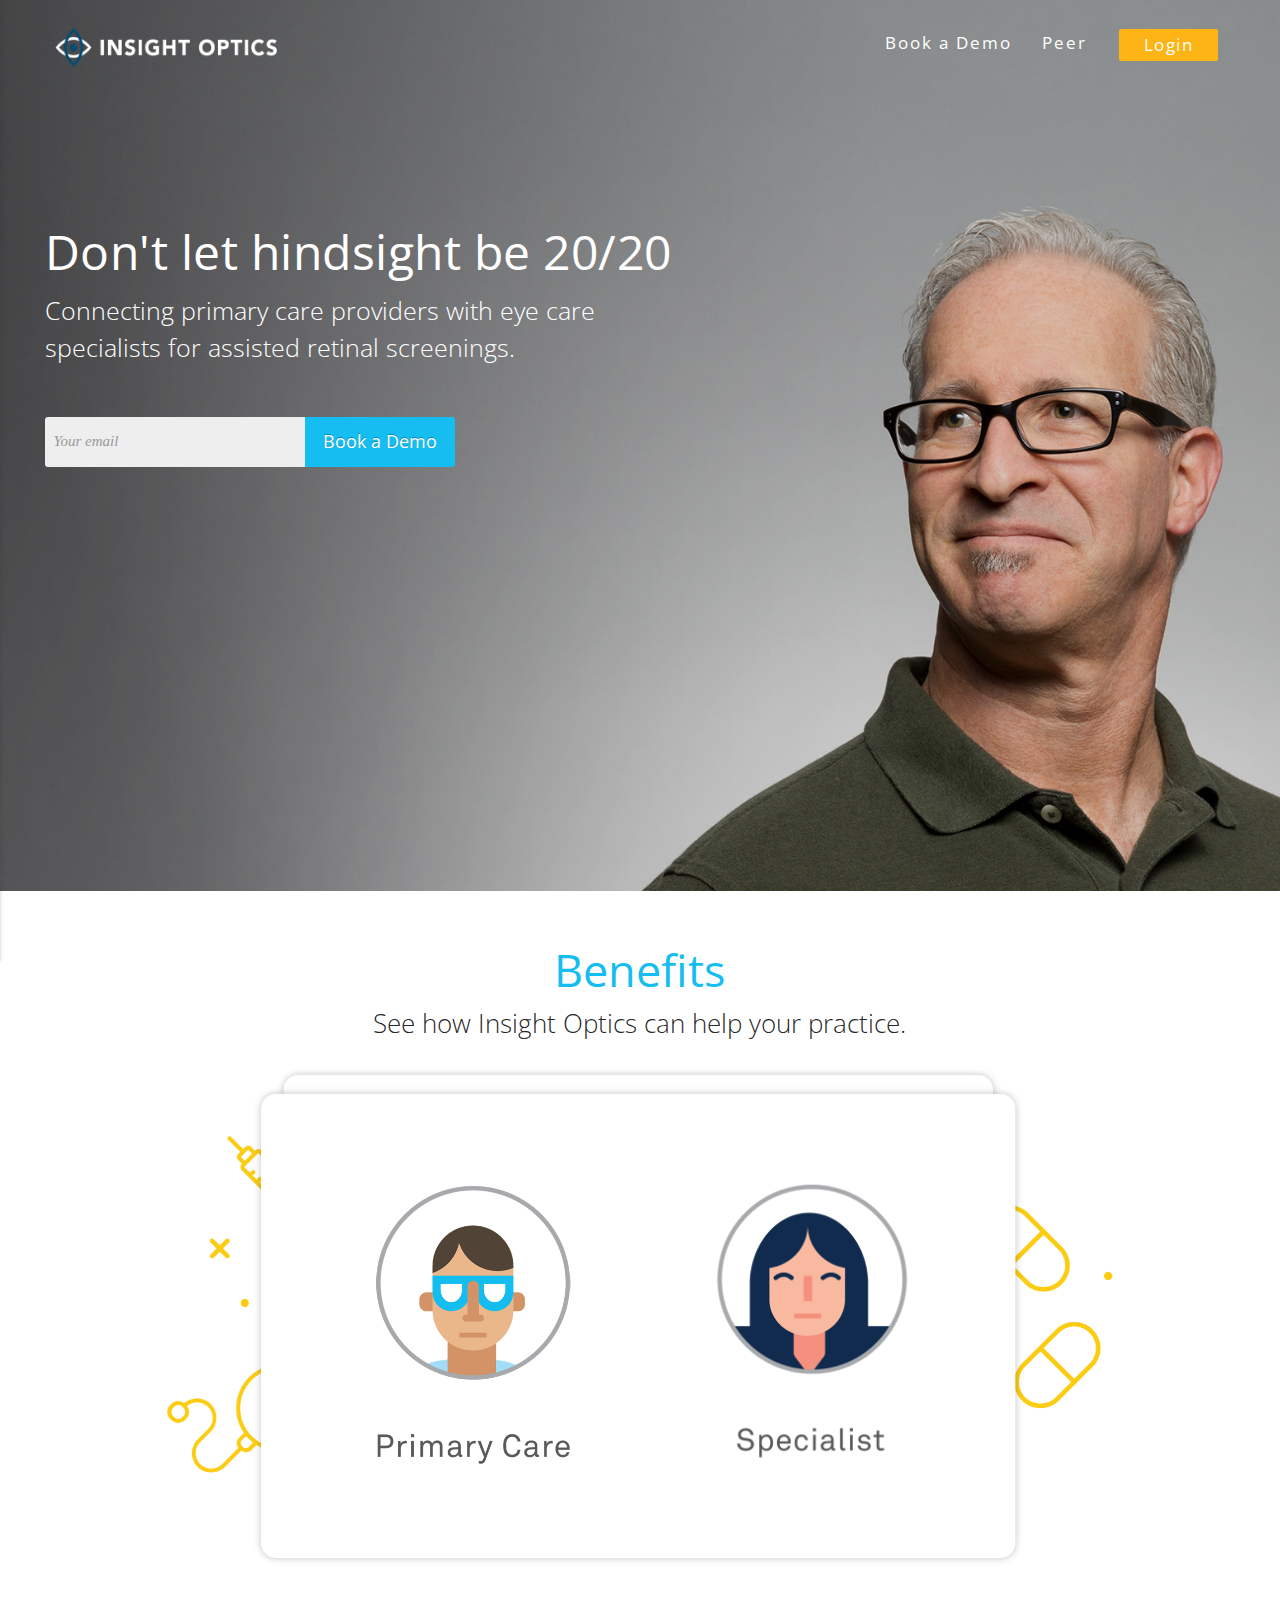
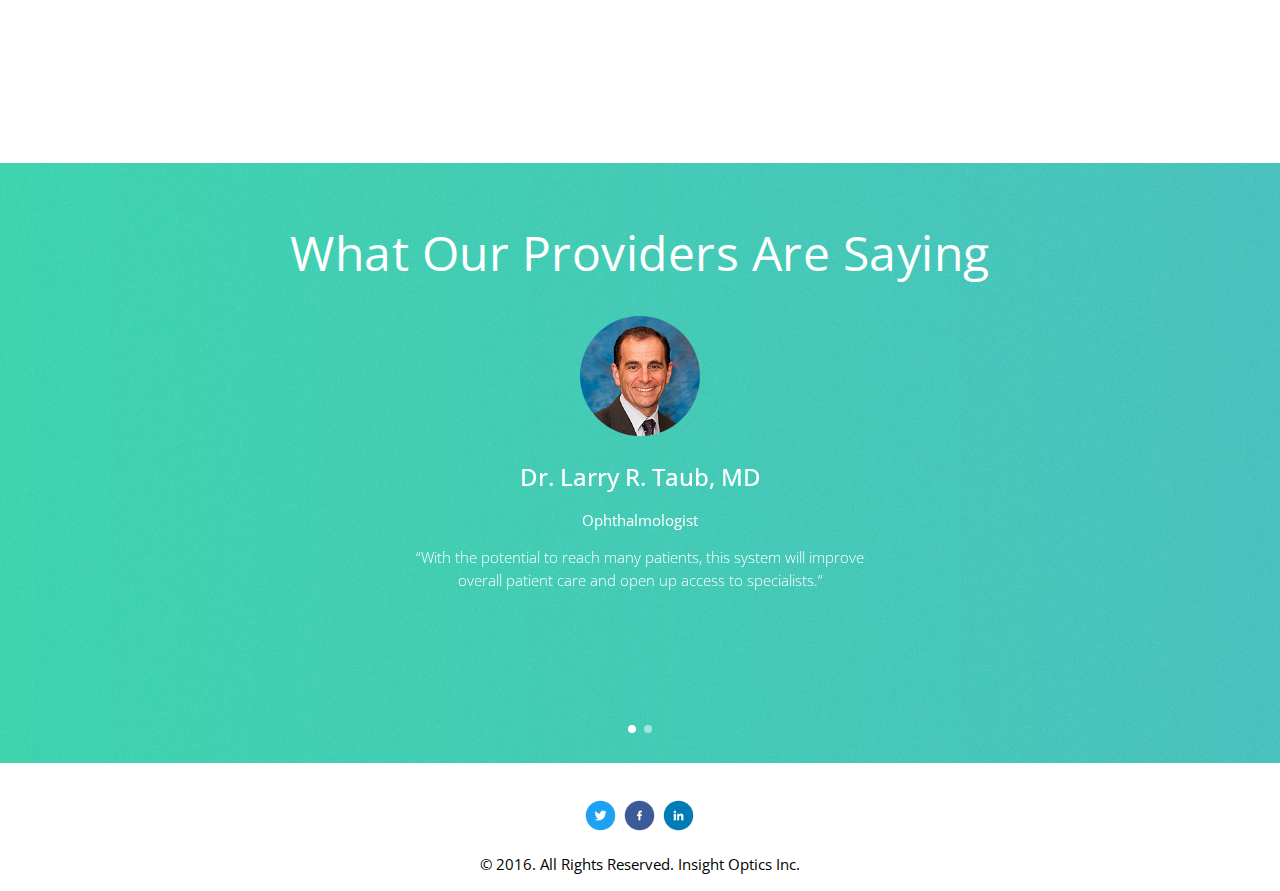
<file: index.html>
<!DOCTYPE html>
<html lang="en">
<head>
  <meta http-equiv="Content-Type" content="text/html; charset=UTF-8"/>
  <meta name="viewport" content="width=device-width, initial-scale=1, maximum-scale=1.0"/>
  <link rel='shortcut icon' href='images/favicon.ico' type='image/x-icon'/ >
  <title>Insight Optics</title>
  <link href="https://fonts.googleapis.com/icon?family=Material+Icons" rel="stylesheet">
  <link href="css/materialize.css" type="text/css" rel="stylesheet" media="screen,projection"/>
  <link href="https://fonts.googleapis.com/css?family=Open+Sans:300,400,700" rel="stylesheet">
</head>
<body>
  <div class="section no-pad-bot" id="index-banner">
    <nav class="navstyle" role="navigation" >
      <div class="nav-wrapper container">
        <a id="logo-container" href="#" class="brand-logo">
          <img class="lg firstlogo" src="images/new-white.png" width="242px" height="63px" />
        </a>
        <ul class="right hide-on-med-and-down">
          <li><a href="http://care.us12.list-manage.com/subscribe?u=ce5df79373bfc2dfbe0a9108a&id=498f5bac79">Book a Demo</a></li>
          <li><a href="peer.html">Peer</a></li>
          <li class="button-hover"><a href="https://optoviewapi.io.care/login#/pendingExams">
            <button class="nvbtn">Login</button></a>
          </li>
        </ul>
        <ul id="nav-mobile" class="side-nav">
          <li><a href="http://care.us12.list-manage.com/subscribe?u=ce5df79373bfc2dfbe0a9108a&id=498f5bac79">Book a Demo</a></li>
          <li><a href="peer.html">Peer</a></li>
          <li><a href="https://optoviewapi.io.care/login#/pendingExams">Login</a></li>
        </ul>
        <a href="#" data-activates="nav-mobile" class="button-collapse"><i class="material-icons">menu</i></a>
      </div>
    </nav>
    <div class="container welcome-ui">
      <h1 class="header  white-text">Don't let hindsight be 20/20</h1>
      <div class="row2">
        <h5 class="col s8 light white-text">Connecting primary care providers with eye care specialists for assisted retinal screenings.</h5>
      </div>
	    <div id="contact_form">
  		 	<form class="form-wrapper" method="POST" action="https://formspree.io/brock@io.care">
  	        <input type="text" id="email" placeholder=" Your email" required> 
  	        <button type="submit" class="button">Book a Demo</button>
  	    </form>
	    </div>
    </div>
  </div>
  <div class="container">
    <br><br>
    <p class="sub-heading">Benefits</p>
    <p class="sub-text">See how Insight Optics can help your practice.</p>
    <br>
    <div id="benefits-zone">
      <div class="wrapper">
        <div id="one">
          <br>
          <img class="pcp" onclick='pcpShuffle(); return false;' src="images/pcp.png" width="80%" height="80%">
        </div>
        <div id="two">
        <br>
        <img class="sp" onclick='spShuffle(); return false;' src="images/sp.png" width="80%" height="80%">
        </div>
      </div>
    </div>
    <div id="recycle"></div>
    <div id="mobile-benefits"></div>
  </div>
    <div class="row">
      <div class="carousel carousel-slider center" data-indicators="false">
        <div class="carousel-fixed-item center white-text top">
          <h1>What Our Providers Are Saying</h1>
        </div>
        <div class="carousel-item white-text" href="#one!">
          <img class="reference" src="images/doc1.jpg" width="120px" height="120px">
          <h2>Dr. Larry R. Taub, MD</h2>
          <p>Ophthalmologist </p>
          <p class="sub-text"> 
            “With the potential to reach many patients, this system will improve
            <br>overall patient care and open up access to specialists.” 
          </p>
        </div>
        <div class="carousel-item white-text" href="#one!">
          <img class="reference" src="images/doc2.jpeg" width="120px" height="120px">
          <h2>Dr. Charles Shidlofsky, OD, FCOVD</h2>
          <p>Optometrist</p>
          <p class="sub-text"> 
            “There is great benefit in having instant communication with retinal specialists.
             <br>This system serves the patient’s best interest and will be an important tool for vision screenings.”
          </p>
        </div>
      </div>
    </div>
  <footer class="page-footer white center">
    <div class="container">
      <div class="row ftrow">
      <div>
        <p>  
          <a href="https://twitter.com/Insight_Optics"><img src="images/twitter.png" width="35" height="35"></a>
          <a href="https://www.facebook.com/InsightOpt/?fref=ts"><img src="images/facebook.png" width="35" height="35"></a>
          <a href="https://www.linkedin.com/company/insight-optics"><img src="images/linkedin.png" width="35" height="35"></a>
        </p>
      </div>
      <div>
          <p class="black-text text-lighten-5 "> © 2016. All Rights Reserved. Insight Optics Inc.</p>
      </div>

        


      </div>
    </div>
  </footer>
  <!--  Scripts-->
  <script src="https://ajax.googleapis.com/ajax/libs/jquery/3.1.0/jquery.min.js"></script>
  <script src="js/materialize.js"></script>
  <script src="js/modernizr-custom.js"></script>
  <script src="js/jquery.sticky.js"></script>
  <script src="js/init.js"></script>
  <script src="js/style.js"></script>

  <script>
  window.intercomSettings = {
    app_id: "p34q0alo"
  };
</script>
<script>(function(){var w=window;var ic=w.Intercom;if(typeof ic==="function"){ic('reattach_activator');ic('update',intercomSettings);}else{var d=document;var i=function(){i.c(arguments)};i.q=[];i.c=function(args){i.q.push(args)};w.Intercom=i;function l(){var s=d.createElement('script');s.type='text/javascript';s.async=true;s.src='https://widget.intercom.io/widget/p34q0alo';var x=d.getElementsByTagName('script')[0];x.parentNode.insertBefore(s,x);}if(w.attachEvent){w.attachEvent('onload',l);}else{w.addEventListener('load',l,false);}}})()
</script>
  </body>
</html>
</file>
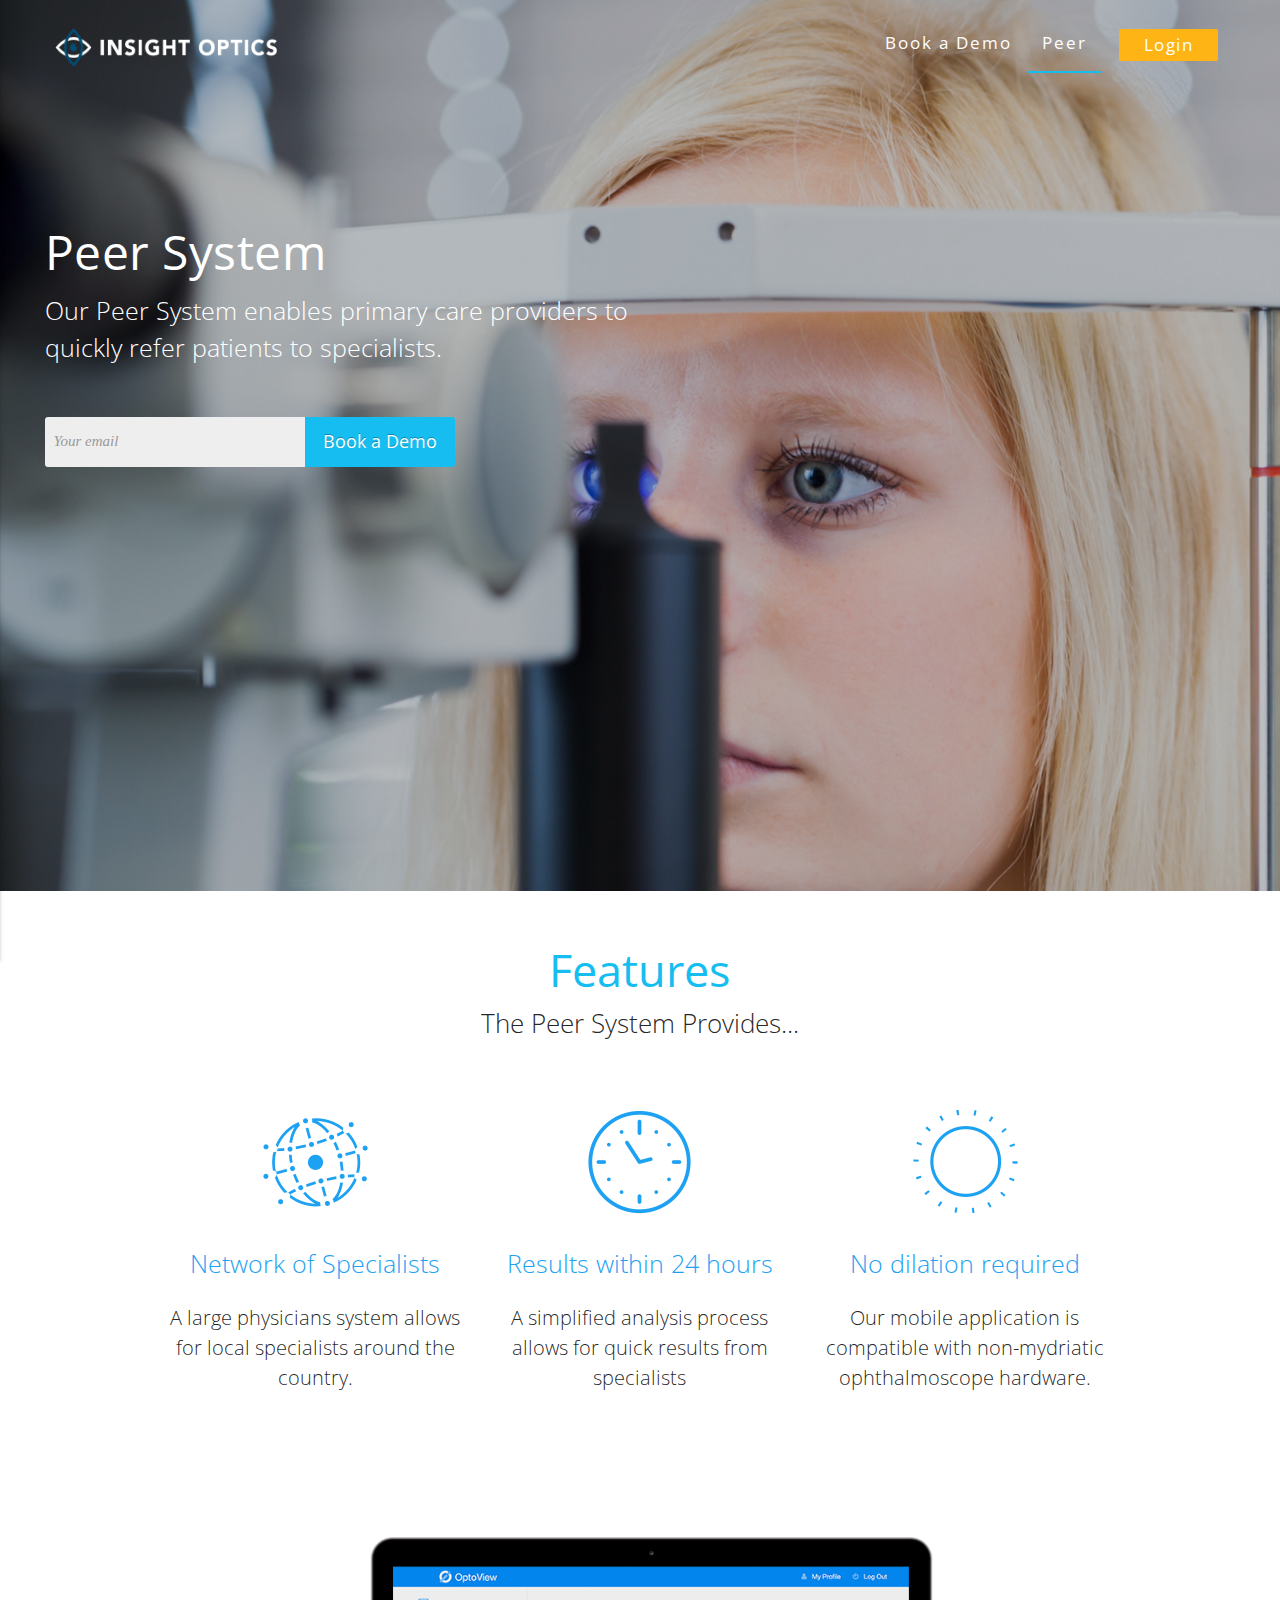
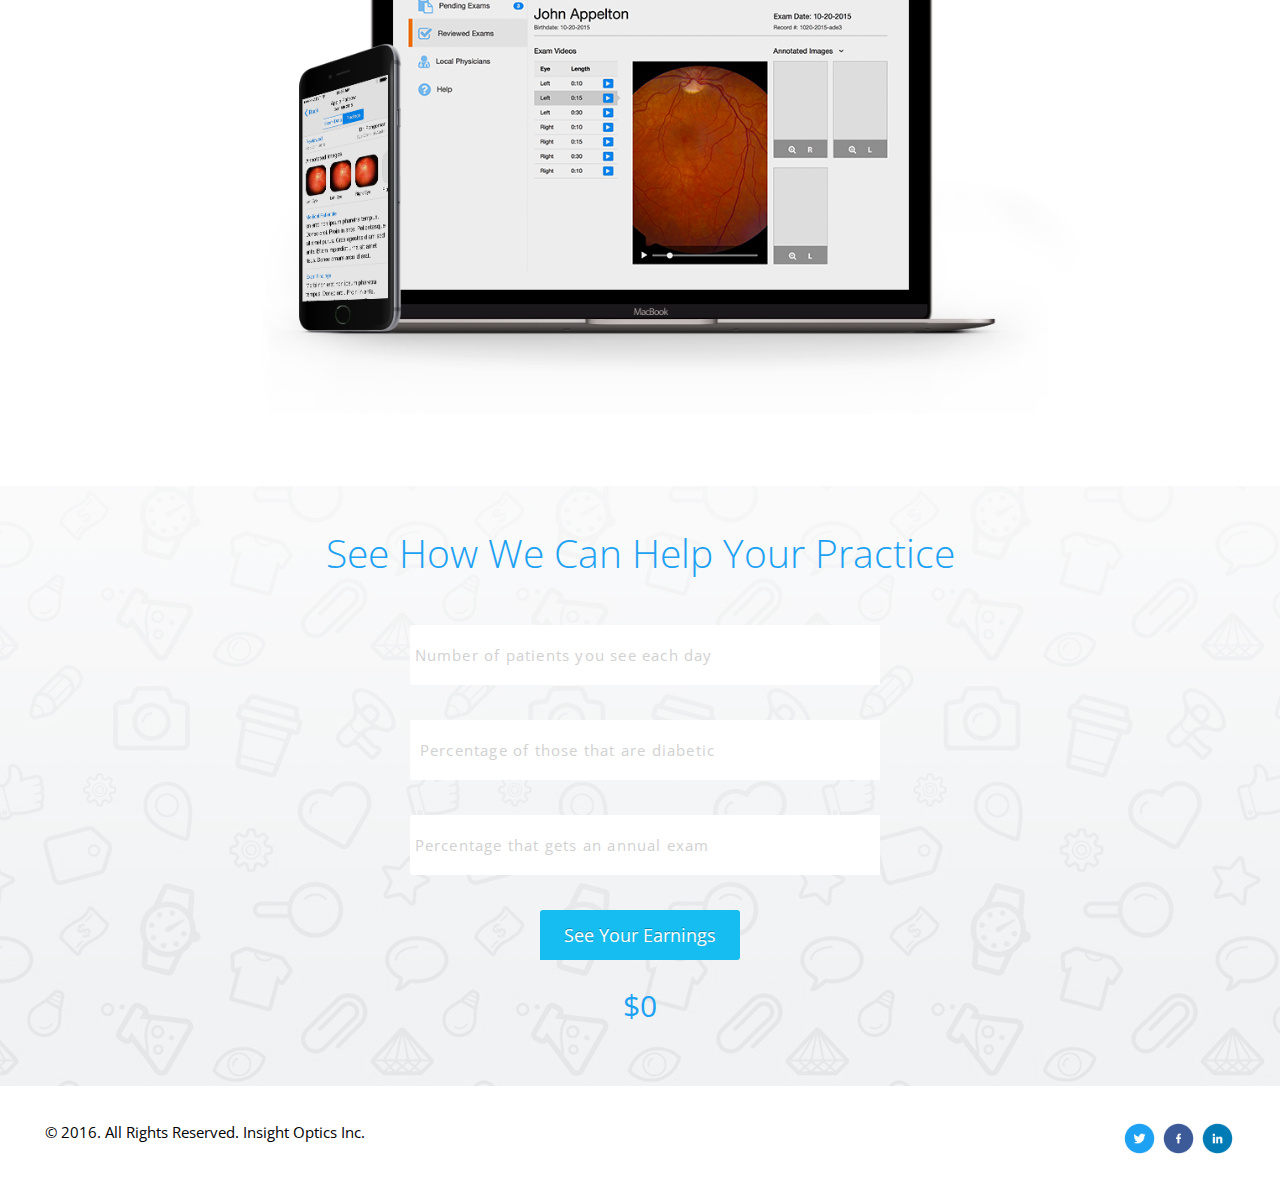
<file: peer.html>
<!DOCTYPE html>
<html lang="en">
<head>
<head>
  <meta http-equiv="Content-Type" content="text/html; charset=UTF-8"/>
  <meta name="viewport" content="width=device-width, initial-scale=1, maximum-scale=1.0"/>
  <link rel='shortcut icon' href='images/favicon.ico' type='image/x-icon'/ >
  <title>Peer System - Insight Optics</title>
  <link href="https://fonts.googleapis.com/icon?family=Material+Icons" rel="stylesheet">
  <link href="css/materialize.css" type="text/css" rel="stylesheet" media="screen,projection"/>
  <link href="https://fonts.googleapis.com/css?family=Open+Sans:300,400,700" rel="stylesheet">
</head>
<body>
  <div class="section no-pad-bot" id="index-banner1">
    <nav class="navstyle" role="navigation" >
      <div class="nav-wrapper container">
        <a id="logo-container" href="index.html" class="brand-logo">
          <img class="lg firstlogo" src="images/new-white.png" width="242px" height="63px"/>
        </a>
        <ul class="right hide-on-med-and-down">
          <li><a href="http://care.us12.list-manage.com/subscribe?u=ce5df79373bfc2dfbe0a9108a&id=498f5bac79">Book a Demo</a></li>
          <li class="active"><a href="peer.html">Peer</a></li>
          <li class="button-hover"><a href="https://optoviewapi.io.care/login#/pendingExams">
            <button class="nvbtn">Login</button></a>
          </li>
        </ul>
        <ul id="nav-mobile" class="side-nav">
          <li><a href="http://care.us12.list-manage.com/subscribe?u=ce5df79373bfc2dfbe0a9108a&id=498f5bac79">Book a Demo</a></li>
          <li><a href="peer.html">Peer</a></li>
          <li><a href="https://optoviewapi.io.care/login#/pendingExams">Login</a></li>
        </ul>
        <a href="#" data-activates="nav-mobile" class="button-collapse"><i class="material-icons">menu</i></a>
      </div>
    </nav>
    <div class="container welcome-ui">
      <h1 class="header  white-text">Peer System</h1>
      <div class="row2">
        <h5 class="col s8 light white-text">Our Peer System enables primary care providers to quickly refer patients to specialists.</h5>
      </div>
      <div id="contact_form">
        <form class="form-wrapper">
            <input type="text" id="email" placeholder=" Your email" required> 
            <button type="submit" class="button">Book a Demo</button>
        </form>
      </div>
    </div>
  </div>
  <div class="container">
    <br><br>
    <p class="sub-heading">Features</p>
    <p class="sub-text">The Peer System Provides...</p>
    <br>
    <div class="section feature-icons">
      <!--   Icon Section   -->
      <div class="row ">
        <div class="col s12 m4">
          <div class="icon-block">
            <h2 class="center light-blue-text"><i><img src="images/feature1.png" width="125rem" height="125rem"></i></h2>
            <h5 class="center feature-header">Network of Specialists</h5>

            <p class="light fttext">A large physicians system allows for local specialists around the country.</p>
          </div>
        </div>

        <div class="col s12 m4">
          <div class="icon-block">
            <h2 class="center light-blue-text"><i><img src="images/feature2.png" width="125rem" height="125rem"></i></h2>
            <h5 class="center feature-header">Results within 24 hours</h5>

            <p class="light fttext">A simplified analysis process allows for quick results from specialists</p>
          </div>
        </div>

        <div class="col s12 m4">
          <div class="icon-block">
            <h2 class="center"><i><img src="images/feature3.png" width="125rem" height="125rem"></i></h2>
            <h5 class="center feature-header">No dilation required</h5>

            <p class="light fttext">Our mobile application is compatible with non-mydriatic ophthalmoscope hardware.</p>
          </div>
        </div>
      </div>
      <div id="demo-image"><img class="demo-image" src="images/feature.png"></div>
    </div>
   
  </div>

  <div class="slidergroup1 cashform">
      <h2 class="calc-text">See How We Can Help Your Practice</h2>
      <form id="earncalc" class="form-wrapper1" >
            <input type="number"  id="patients"  placeholder="Number of patients you see each day" value="" required>
            <input type="number" min="0" max="100" id="percentd"  placeholder=" Percentage of those that are diabetic" value="" required> 
            <input type="number" min="0" max="100"  id="percentr"  placeholder="Percentage that gets an annual exam" value="" required> 

            <button id="clicked" class="submit">See Your Earnings</button>
      </form>
      <br>
      <div class="MyEdit">
          $0
      </div>
      <br><br>
  </div>
 


 
  <footer class="page-footer white">
    <div class="container ">
      <div class="row ftrow">
        <div class="col l6 s12 mobile-ft">
          <p class="black-text text-lighten-5 "> © 2016. All Rights Reserved. Insight Optics Inc.</p>
        </div>
        <div class="col l6 s10 sm mobile-ft">
          <p>  
            <a href="https://twitter.com/Insight_Optics"><img src="images/twitter.png" width="35" height="35"></a>
            <a href="https://www.facebook.com/InsightOpt/?fref=ts"><img src="images/facebook.png" width="35" height="35"></a>
            <a href="https://www.linkedin.com/company/insight-optics"><img src="images/linkedin.png" width="35" height="35"></a>
          </p>
        </div>
      </div>
    </div>
  </footer>


  <!--  Scripts-->
  <script src="https://ajax.googleapis.com/ajax/libs/jquery/3.1.0/jquery.min.js"></script>
  <script src="js/materialize.js"></script>
  <script src="js/modernizr-custom.js"></script>
  <script src="js/jquery.sticky.js"></script>
  <script src="js/init.js"></script>
  <script src="js/style.js"></script>


  </body>
</html>
</file>
